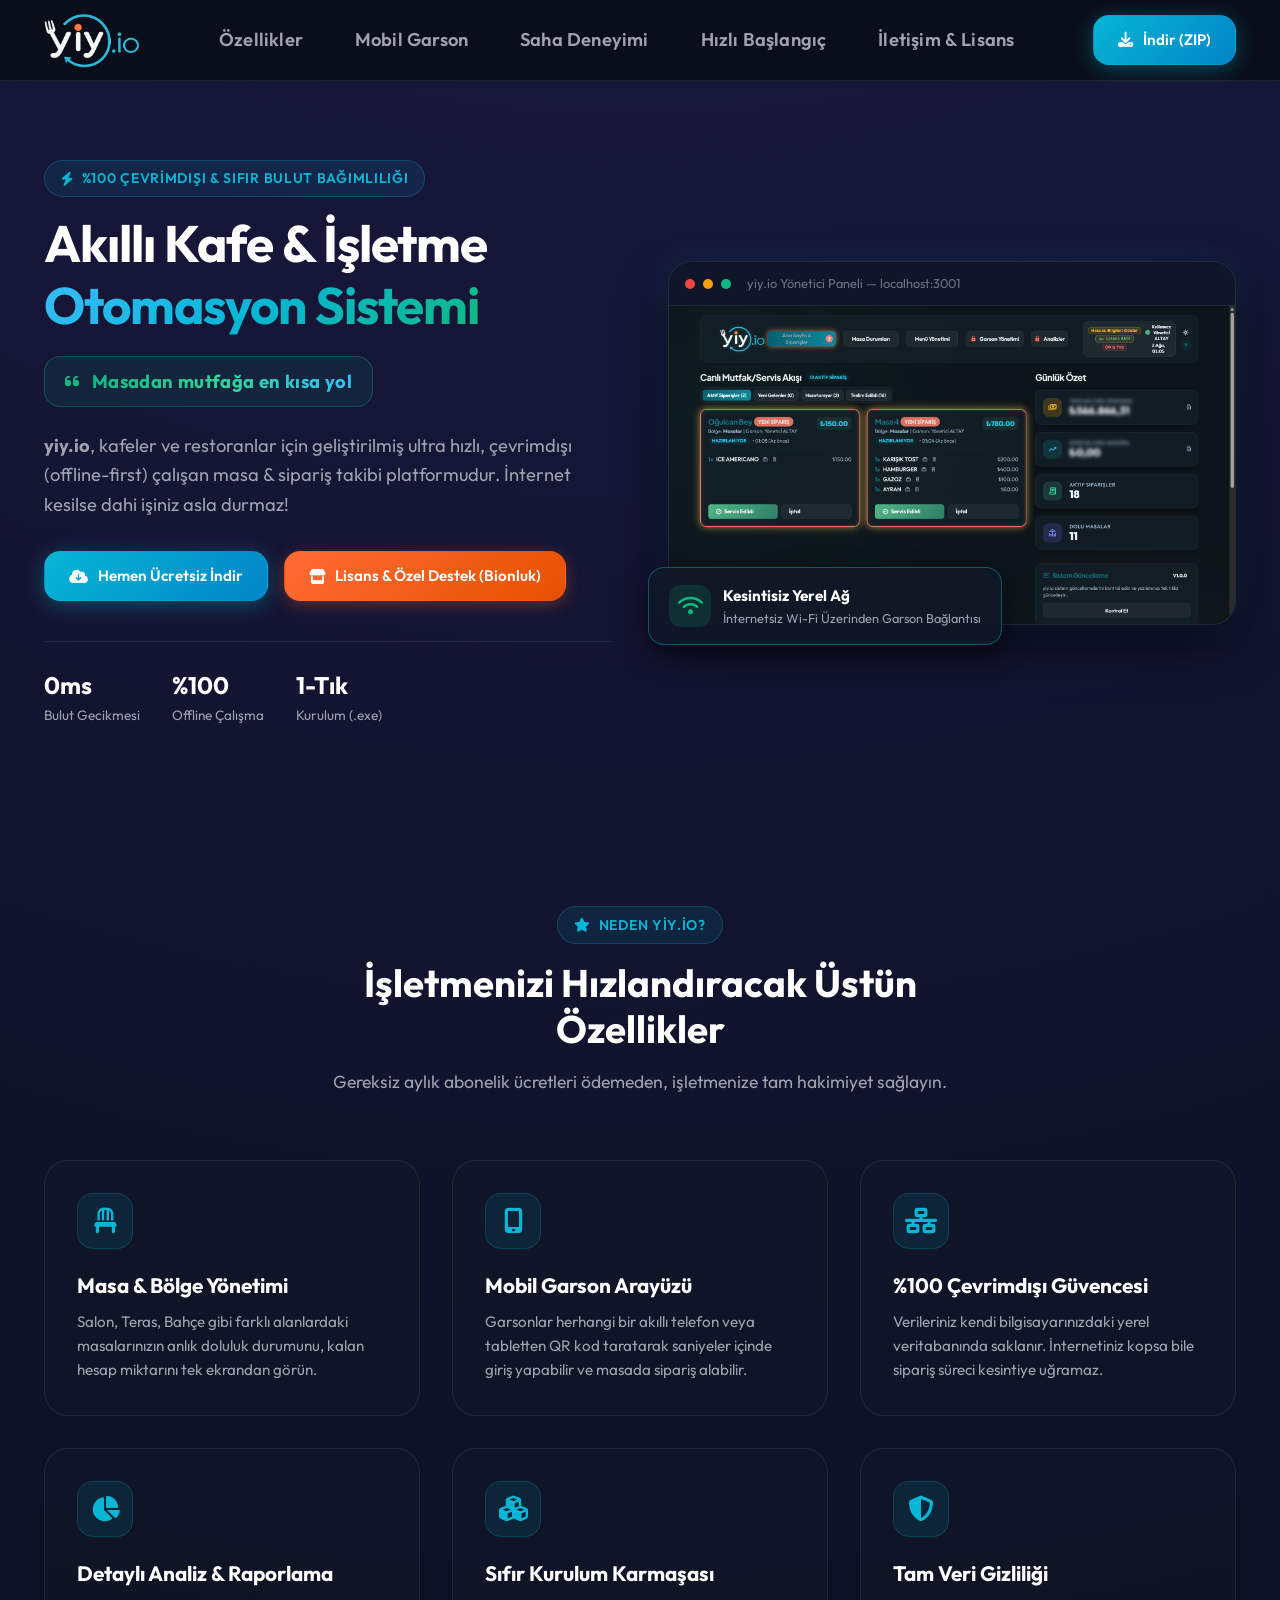
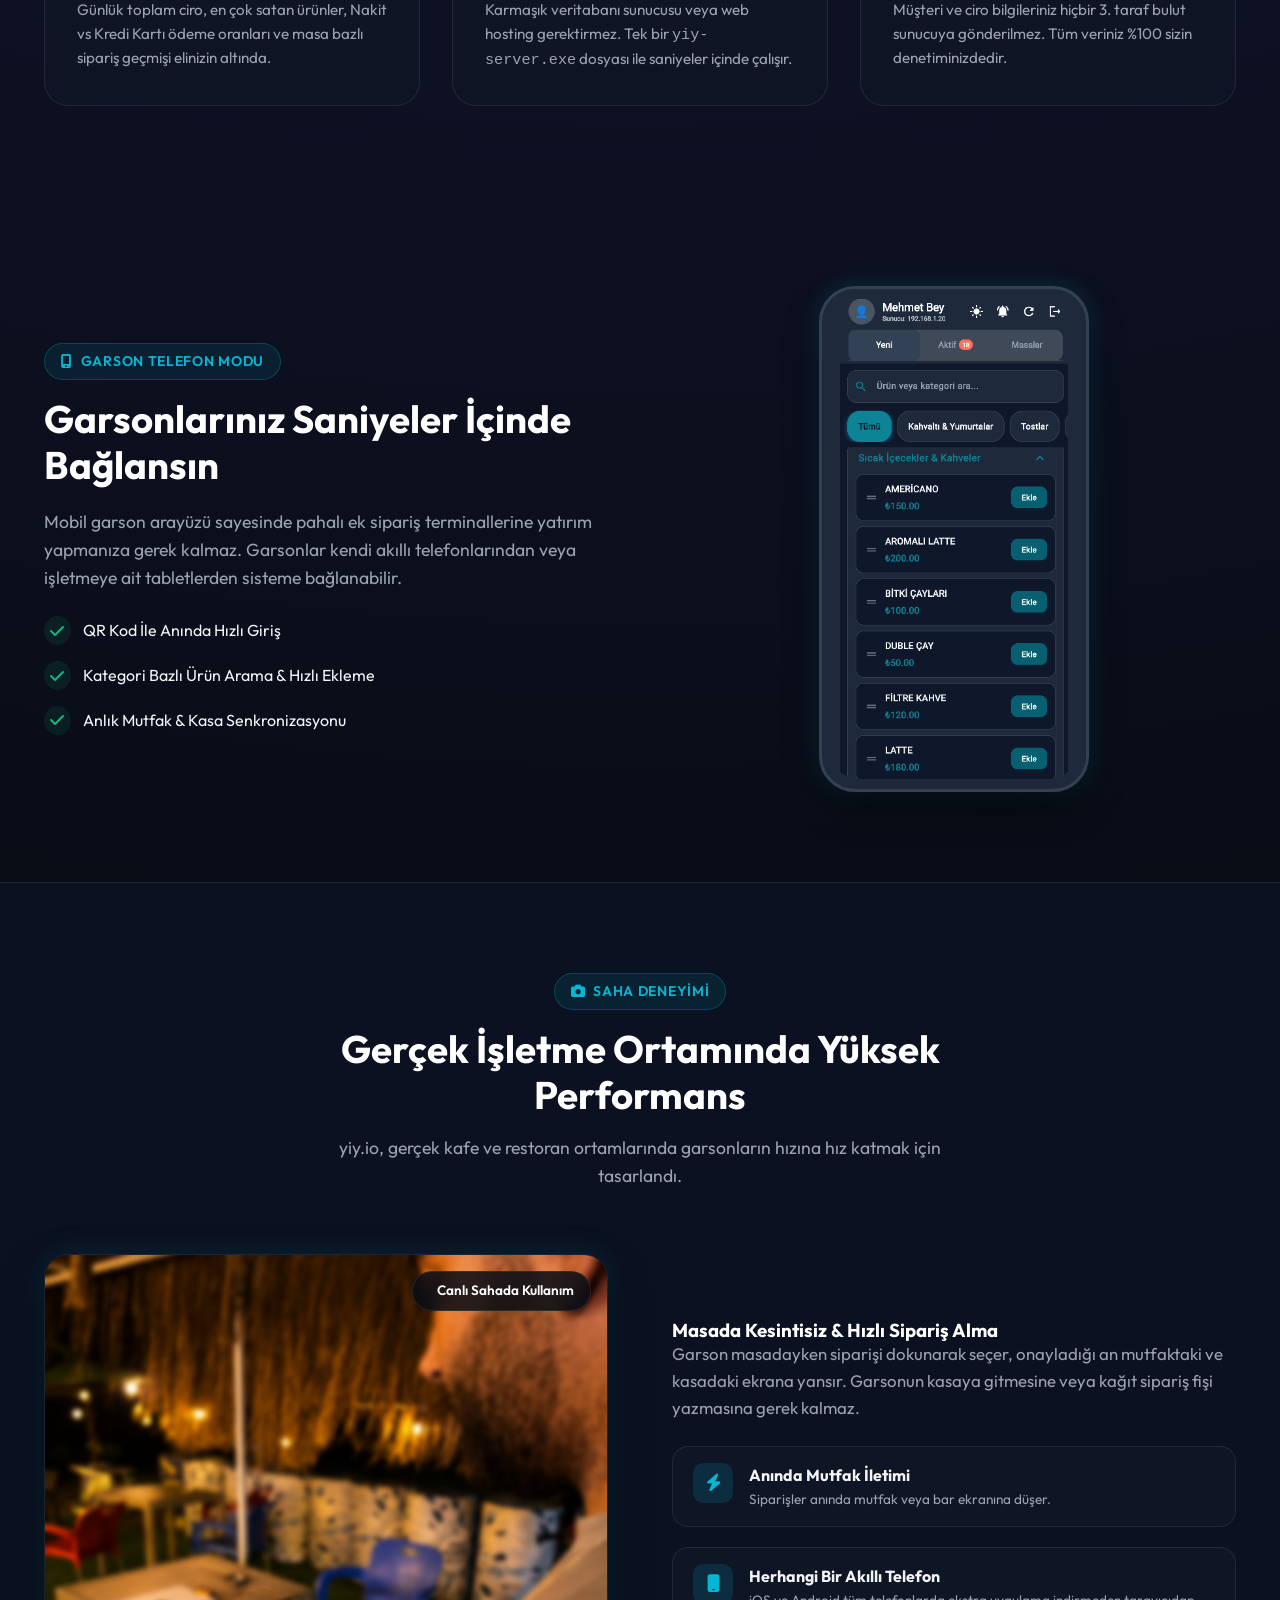
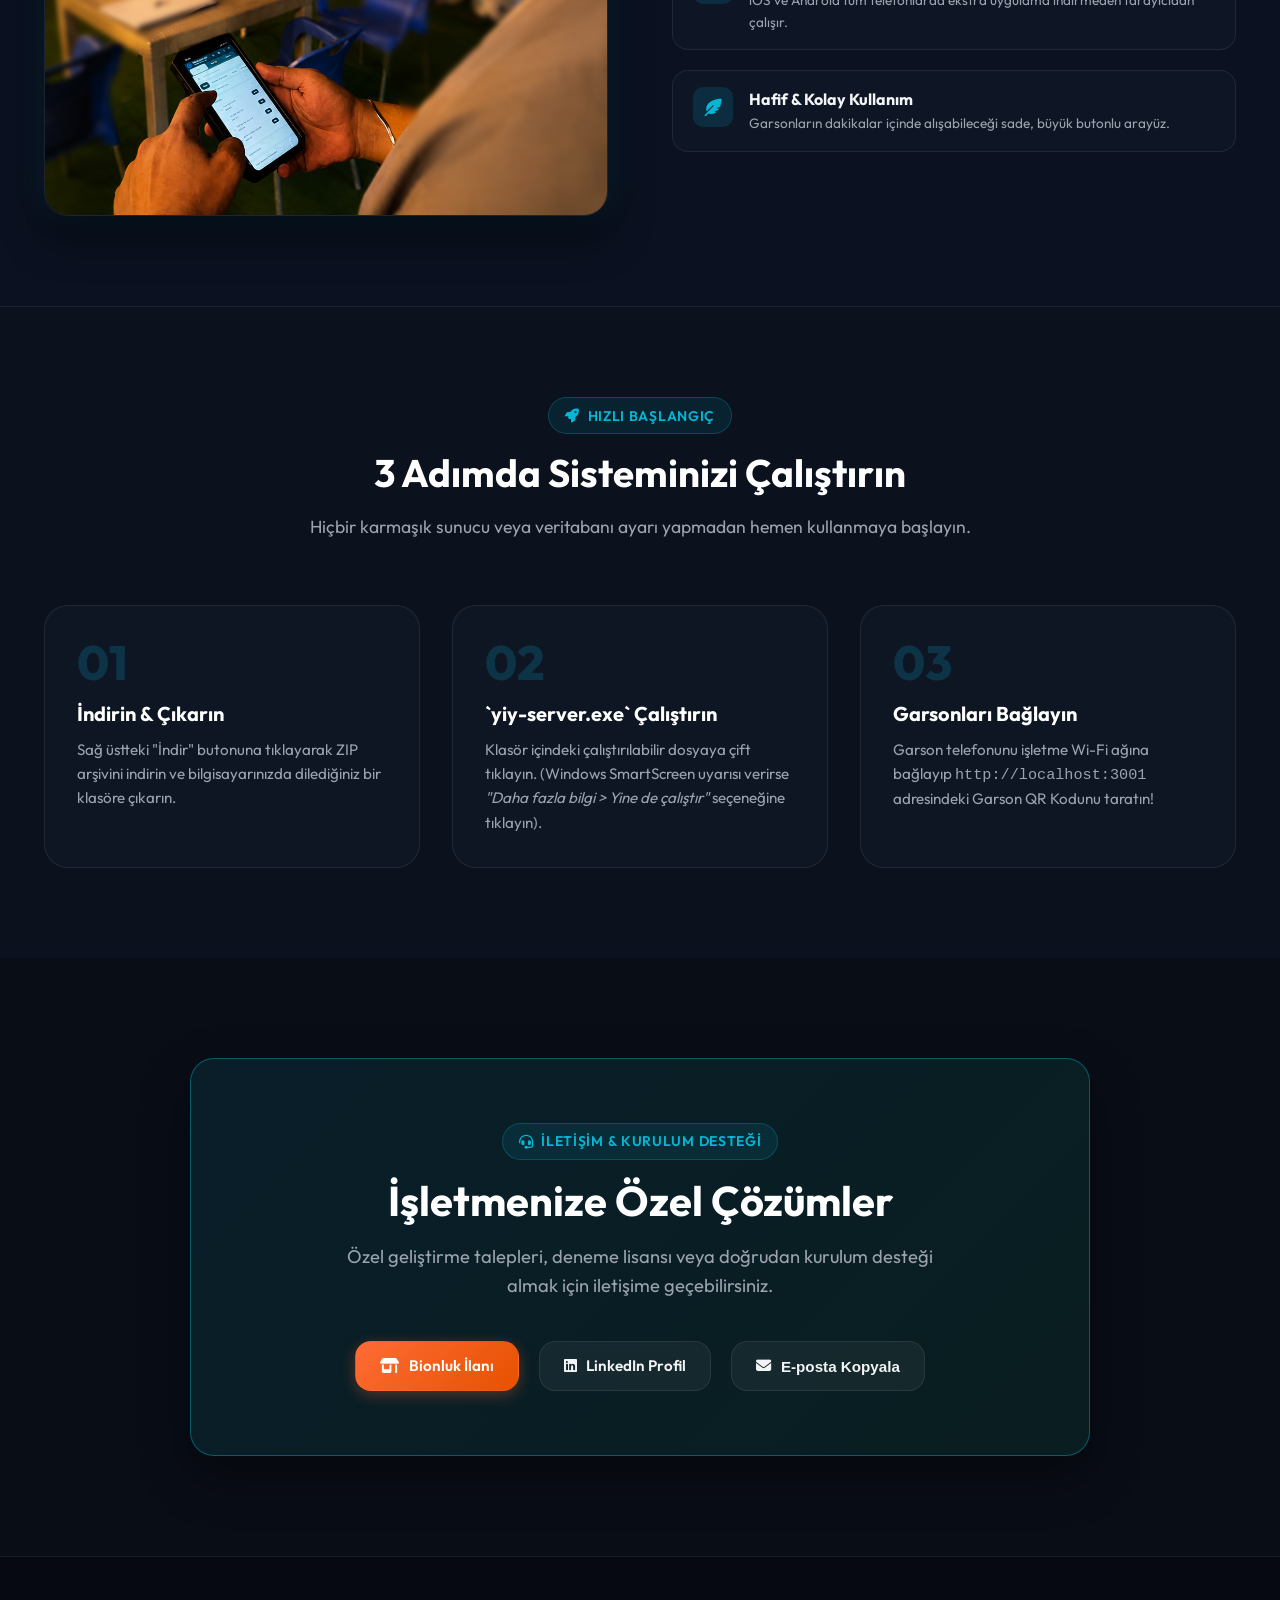
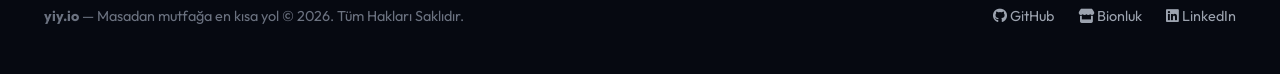
<file: index.html>
<!DOCTYPE html>
<html lang="tr">
<head>
  <meta charset="UTF-8">
  <meta name="viewport" content="width=device-width, initial-scale=1.0">
  <title>yiy.io — Masadan mutfağa en kısa yol</title>
  <meta name="description" content="yiy.io — Masadan mutfağa en kısa yol. Kafeler ve işletmeler için geliştirilmiş çevrimdışı (offline-first) çalışan, hızlı ve kullanımı kolay masa & sipariş otomasyon sistemidir.">
  <meta name="keywords" content="kafe otomasyonu, sipariş otomasyonu, pos yazılımı, garson sipariş uygulaması, offline pos, masa takibi, yiy.io">

  <!-- Favicon -->
  <link rel="icon" type="image/png" href="assets/images/logo_dark.png">

  <!-- Google Fonts Preconnect & Stylesheets -->
  <link rel="preconnect" href="https://fonts.googleapis.com">
  <link rel="preconnect" href="https://fonts.gstatic.com" crossorigin>
  <link href="https://fonts.googleapis.com/css2?family=Outfit:wght@300;400;500;600;700;800&family=Plus+Jakarta+Sans:wght@400;500;600;700&display=swap" rel="stylesheet">

  <!-- Open Graph / Social Media -->
  <meta property="og:title" content="yiy.io — Masadan mutfağa en kısa yol">
  <meta property="og:description" content="Çevrimdışı (offline-first) çalışan, hızlı ve modern kafe & işletme masa ve sipariş otomasyonu.">
  <meta property="og:type" content="website">
  <meta property="og:url" content="https://altayataman.github.io/yiy-io/">
  <meta property="og:image" content="https://altayataman.github.io/yiy-io/assets/images/admin_panel_screen.png">

  <!-- Twitter Card -->
  <meta name="twitter:card" content="summary_large_image">
  <meta name="twitter:title" content="yiy.io — Masadan mutfağa en kısa yol">
  <meta name="twitter:description" content="Çevrimdışı (offline-first) çalışan, hızlı ve modern kafe & işletme masa ve sipariş otomasyonu.">
  <meta name="twitter:image" content="https://altayataman.github.io/yiy-io/assets/images/admin_panel_screen.png">

  <!-- Stylesheet -->
  <link rel="stylesheet" href="styles.css">

  <!-- Font Awesome Icons -->
  <link rel="stylesheet" href="https://cdnjs.cloudflare.com/ajax/libs/font-awesome/6.4.0/css/all.min.css">
</head>
<body>

  <!-- Navbar Header -->
  <header class="navbar">
    <div class="container nav-container">
      <a href="#" class="brand-logo" aria-label="yiy.io Ana Sayfa">
        <img src="assets/images/logo_dark.png" alt="yiy.io logo" onerror="this.style.display='none'">
      </a>

      <!-- Mobile Hamburger Button -->
      <button class="hamburger-btn" id="hamburgerBtn" aria-label="Menüyü Aç">
        <i class="fa-solid fa-bars" aria-hidden="true"></i>
      </button>

      <nav aria-label="Ana Navigasyon">
        <ul class="nav-links" id="navLinks">
          <li><a href="#ozellikler">Özellikler</a></li>
          <li><a href="#mobil">Mobil Garson</a></li>
          <li><a href="#saha">Saha Deneyimi</a></li>
          <li><a href="#kurulum">Hızlı Başlangıç</a></li>
          <li><a href="#iletisim">İletişim & Lisans</a></li>
        </ul>
      </nav>

      <div class="nav-actions">
        <a href="https://github.com/AltayAtaman/yiy-io/archive/refs/heads/main.zip" class="btn btn-primary" id="nav-download-btn">
          <i class="fa-solid fa-download" aria-hidden="true"></i> İndir (ZIP)
        </a>
      </div>
    </div>
  </header>

  <!-- Hero Section -->
  <section class="hero">
    <div class="container hero-grid">
      <div class="hero-content">
        <div class="section-tag">
          <i class="fa-solid fa-bolt" aria-hidden="true"></i> %100 Çevrimdışı & Sıfır Bulut Bağımlılığı
        </div>
        <h1>Akıllı Kafe & İşletme <span class="gradient-text">Otomasyon Sistemi</span></h1>
        
        <div class="motto-box">
          <i class="fa-solid fa-quote-left motto-icon" aria-hidden="true"></i>
          <span class="motto-text">Masadan mutfağa en kısa yol</span>
        </div>

        <p class="hero-subtitle">
          <strong>yiy.io</strong>, kafeler ve restoranlar için geliştirilmiş ultra hızlı, çevrimdışı (offline-first) çalışan masa & sipariş takibi platformudur. İnternet kesilse dahi işiniz asla durmaz!
        </p>

        <div class="hero-ctas">
          <a href="https://github.com/AltayAtaman/yiy-io/archive/refs/heads/main.zip" class="btn btn-primary" id="hero-download-btn">
            <i class="fa-solid fa-cloud-arrow-down" aria-hidden="true"></i> Hemen Ücretsiz İndir
          </a>
          <a href="https://bionluk.com/i_altay/isletmenize-ozel-yonetim-paneli-gelistiririm-872901" target="_blank" rel="noopener" class="btn btn-bionluk" id="hero-bionluk-btn">
            <i class="fa-solid fa-store" aria-hidden="true"></i> Lisans & Özel Destek (Bionluk)
          </a>
        </div>

        <div class="hero-stats">
          <div class="stat-item">
            <span class="stat-number">0ms</span>
            <span class="stat-label">Bulut Gecikmesi</span>
          </div>
          <div class="stat-item">
            <span class="stat-number">%100</span>
            <span class="stat-label">Offline Çalışma</span>
          </div>
          <div class="stat-item">
            <span class="stat-number">1-Tık</span>
            <span class="stat-label">Kurulum (.exe)</span>
          </div>
        </div>
      </div>

      <div class="hero-visual">
        <div class="mockup-container">
          <div class="mockup-header">
            <div style="display: flex; align-items: center; gap: 0.5rem;">
              <div class="dot dot-red"></div>
              <div class="dot dot-yellow"></div>
              <div class="dot dot-green"></div>
              <span style="font-size: 0.8rem; color: var(--text-dim); margin-left: 0.5rem;">yiy.io Yönetici Paneli — localhost:3001</span>
            </div>
          </div>

          <div class="mockup-body">
            <img src="assets/images/admin_panel_screen.png" alt="yiy.io Yönetici Ekran Görünümü" class="mockup-img">
          </div>
        </div>

        <div class="floating-badge">
          <div class="badge-icon">
            <i class="fa-solid fa-wifi" aria-hidden="true"></i>
          </div>
          <div>
            <div style="font-weight: 700; color: #fff; font-size: 0.95rem;">Kesintisiz Yerel Ağ</div>
            <div style="font-size: 0.8rem; color: var(--text-muted);">İnternetsiz Wi-Fi Üzerinden Garson Bağlantısı</div>
          </div>
        </div>
      </div>
    </div>
  </section>

  <!-- Features Grid Section -->
  <section class="features-section" id="ozellikler">
    <div class="container">
      <div class="section-header">
        <div class="section-tag"><i class="fa-solid fa-star" aria-hidden="true"></i> Neden yiy.io?</div>
        <h2>İşletmenizi Hızlandıracak Üstün Özellikler</h2>
        <p>Gereksiz aylık abonelik ücretleri ödemeden, işletmenize tam hakimiyet sağlayın.</p>
      </div>

      <div class="features-grid">
        <div class="feature-card">
          <div class="feature-icon"><i class="fa-solid fa-chair" aria-hidden="true"></i></div>
          <h3>Masa & Bölge Yönetimi</h3>
          <p>Salon, Teras, Bahçe gibi farklı alanlardaki masalarınızın anlık doluluk durumunu, kalan hesap miktarını tek ekrandan görün.</p>
        </div>

        <div class="feature-card">
          <div class="feature-icon"><i class="fa-solid fa-mobile-screen-button" aria-hidden="true"></i></div>
          <h3>Mobil Garson Arayüzü</h3>
          <p>Garsonlar herhangi bir akıllı telefon veya tabletten QR kod taratarak saniyeler içinde giriş yapabilir ve masada sipariş alabilir.</p>
        </div>

        <div class="feature-card">
          <div class="feature-icon"><i class="fa-solid fa-network-wired" aria-hidden="true"></i></div>
          <h3>%100 Çevrimdışı Güvencesi</h3>
          <p>Verileriniz kendi bilgisayarınızdaki yerel veritabanında saklanır. İnternetiniz kopsa bile sipariş süreci kesintiye uğramaz.</p>
        </div>

        <div class="feature-card">
          <div class="feature-icon"><i class="fa-solid fa-chart-pie" aria-hidden="true"></i></div>
          <h3>Detaylı Analiz & Raporlama</h3>
          <p>Günlük toplam ciro, en çok satan ürünler, Nakit vs Kredi Kartı ödeme oranları ve masa bazlı sipariş geçmişi elinizin altında.</p>
        </div>

        <div class="feature-card">
          <div class="feature-icon"><i class="fa-solid fa-cubes" aria-hidden="true"></i></div>
          <h3>Sıfır Kurulum Karmaşası</h3>
          <p>Karmaşık veritabanı sunucusu veya web hosting gerektirmez. Tek bir <code>yiy-server.exe</code> dosyası ile saniyeler içinde çalışır.</p>
        </div>

        <div class="feature-card">
          <div class="feature-icon"><i class="fa-solid fa-shield-halved" aria-hidden="true"></i></div>
          <h3>Tam Veri Gizliliği</h3>
          <p>Müşteri ve ciro bilgileriniz hiçbir 3. taraf bulut sunucuya gönderilmez. Tüm veriniz %100 sizin denetiminizdedir.</p>
        </div>
      </div>
    </div>
  </section>

  <!-- Mobile Waiter Showcase -->
  <section class="mobile-showcase" id="mobil">
    <div class="container mobile-grid">
      <div>
        <div class="section-tag"><i class="fa-solid fa-mobile-screen" aria-hidden="true"></i> Garson Telefon Modu</div>
        <h2 style="font-size: 2.4rem; margin-bottom: 1.25rem;">Garsonlarınız Saniyeler İçinde Bağlansın</h2>
        <p style="color: var(--text-muted); font-size: 1.1rem; margin-bottom: 1.5rem;">
          Mobil garson arayüzü sayesinde pahalı ek sipariş terminallerine yatırım yapmanıza gerek kalmaz. Garsonlar kendi akıllı telefonlarından veya işletmeye ait tabletlerden sisteme bağlanabilir.
        </p>

        <ul style="list-style: none; display: flex; flex-direction: column; gap: 1rem; color: var(--text-main);">
          <li style="display: flex; align-items: center; gap: 0.75rem;">
            <i class="fa-solid fa-check" style="color: var(--secondary); background: rgba(16,185,129,0.1); padding: 0.4rem; border-radius: 50%;" aria-hidden="true"></i>
            <span>QR Kod İle Anında Hızlı Giriş</span>
          </li>
          <li style="display: flex; align-items: center; gap: 0.75rem;">
            <i class="fa-solid fa-check" style="color: var(--secondary); background: rgba(16,185,129,0.1); padding: 0.4rem; border-radius: 50%;" aria-hidden="true"></i>
            <span>Kategori Bazlı Ürün Arama & Hızlı Ekleme</span>
          </li>
          <li style="display: flex; align-items: center; gap: 0.75rem;">
            <i class="fa-solid fa-check" style="color: var(--secondary); background: rgba(16,185,129,0.1); padding: 0.4rem; border-radius: 50%;" aria-hidden="true"></i>
            <span>Anlık Mutfak & Kasa Senkronizasyonu</span>
          </li>
        </ul>
      </div>

      <div style="text-align: center;">
        <div class="phone-mockup-wrapper">
          <img src="assets/images/mobile_app_screen.png" alt="Mobil Garson Uygulaması Görünümü">
        </div>
      </div>
    </div>
  </section>

  <!-- Real Field Experience Showcase -->
  <section class="field-experience-section" id="saha">
    <div class="container">
      <div class="section-header">
        <div class="section-tag"><i class="fa-solid fa-camera" aria-hidden="true"></i> Saha Deneyimi</div>
        <h2>Gerçek İşletme Ortamında Yüksek Performans</h2>
        <p>yiy.io, gerçek kafe ve restoran ortamlarında garsonların hızına hız katmak için tasarlandı.</p>
      </div>

      <div class="field-grid">
        <div class="field-image-container">
          <img src="assets/images/waiter_using_app.png" alt="Sahada Garson Kullanımı" class="field-img">
          <div class="field-badge">
            <i class="fa-solid fa-badge-check" style="color: var(--secondary);" aria-hidden="true"></i> Canlı Sahada Kullanım
          </div>
        </div>

        <div class="field-content">
          <h3>Masada Kesintisiz & Hızlı Sipariş Alma</h3>
          <p style="color: var(--text-muted); font-size: 1.05rem; margin-bottom: 1.5rem;">
            Garson masadayken siparişi dokunarak seçer, onayladığı an mutfaktaki ve kasadaki ekrana yansır. Garsonun kasaya gitmesine veya kağıt sipariş fişi yazmasına gerek kalmaz.
          </p>

          <div class="field-feature-list">
            <div class="field-feature-item">
              <div class="field-icon"><i class="fa-solid fa-bolt" aria-hidden="true"></i></div>
              <div>
                <strong>Anında Mutfak İletimi</strong>
                <div style="font-size: 0.85rem; color: var(--text-muted);">Siparişler anında mutfak veya bar ekranına düşer.</div>
              </div>
            </div>

            <div class="field-feature-item">
              <div class="field-icon"><i class="fa-solid fa-mobile" aria-hidden="true"></i></div>
              <div>
                <strong>Herhangi Bir Akıllı Telefon</strong>
                <div style="font-size: 0.85rem; color: var(--text-muted);">iOS ve Android tüm telefonlarda ekstra uygulama indirmeden tarayıcıdan çalışır.</div>
              </div>
            </div>

            <div class="field-feature-item">
              <div class="field-icon"><i class="fa-solid fa-feather-pointed" aria-hidden="true"></i></div>
              <div>
                <strong>Hafif & Kolay Kullanım</strong>
                <div style="font-size: 0.85rem; color: var(--text-muted);">Garsonların dakikalar içinde alışabileceği sade, büyük butonlu arayüz.</div>
              </div>
            </div>
          </div>
        </div>
      </div>
    </div>
  </section>

  <!-- Quick Setup Guide Section -->
  <section class="setup-section" id="kurulum">
    <div class="container">
      <div class="section-header">
        <div class="section-tag"><i class="fa-solid fa-rocket" aria-hidden="true"></i> Hızlı Başlangıç</div>
        <h2>3 Adımda Sisteminizi Çalıştırın</h2>
        <p>Hiçbir karmaşık sunucu veya veritabanı ayarı yapmadan hemen kullanmaya başlayın.</p>
      </div>

      <div class="steps-grid">
        <div class="step-card">
          <div class="step-num">01</div>
          <h3>İndirin & Çıkarın</h3>
          <p>Sağ üstteki "İndir" butonuna tıklayarak ZIP arşivini indirin ve bilgisayarınızda dilediğiniz bir klasöre çıkarın.</p>
        </div>

        <div class="step-card">
          <div class="step-num">02</div>
          <h3>`yiy-server.exe` Çalıştırın</h3>
          <p>Klasör içindeki çalıştırılabilir dosyaya çift tıklayın. (Windows SmartScreen uyarısı verirse <em>"Daha fazla bilgi > Yine de çalıştır"</em> seçeneğine tıklayın).</p>
        </div>

        <div class="step-card">
          <div class="step-num">03</div>
          <h3>Garsonları Bağlayın</h3>
          <p>Garson telefonunu işletme Wi-Fi ağına bağlayıp <code>http://localhost:3001</code> adresindeki Garson QR Kodunu taratın!</p>
        </div>
      </div>
    </div>
  </section>

  <!-- Contact & Licensing Section -->
  <section class="cta-section" id="iletisim">
    <div class="container">
      <div class="cta-box">
        <div class="section-tag"><i class="fa-solid fa-headset" aria-hidden="true"></i> İletişim & Kurulum Desteği</div>
        <h2>İşletmenize Özel Çözümler</h2>
        <p>Özel geliştirme talepleri, deneme lisansı veya doğrudan kurulum desteği almak için iletişime geçebilirsiniz.</p>

        <div class="contact-links-grid">
          <a href="https://bionluk.com/i_altay/isletmenize-ozel-yonetim-paneli-gelistiririm-872901" target="_blank" rel="noopener" class="btn btn-bionluk">
            <i class="fa-solid fa-shop" aria-hidden="true"></i> Bionluk İlanı
          </a>
          <a href="https://www.linkedin.com/in/ismailaltayataman" target="_blank" rel="noopener" class="btn btn-secondary">
            <i class="fa-brands fa-linkedin" aria-hidden="true"></i> LinkedIn Profil
          </a>
          <button onclick="copyEmail('i.altay.ataman@gmail.com')" class="btn btn-secondary">
            <i class="fa-solid fa-envelope" aria-hidden="true"></i> E-posta Kopyala
          </button>
        </div>
      </div>
    </div>
  </section>

  <!-- Footer -->
  <footer>
    <div class="container footer-container">
      <div>
        <strong>yiy.io</strong> — Masadan mutfağa en kısa yol © 2026. Tüm Hakları Saklıdır.
      </div>

      <div class="social-links">
        <a href="https://github.com/AltayAtaman/yiy-io" target="_blank" rel="noopener"><i class="fa-brands fa-github" aria-hidden="true"></i> GitHub</a>
        <a href="https://bionluk.com/i_altay" target="_blank" rel="noopener"><i class="fa-solid fa-store" aria-hidden="true"></i> Bionluk</a>
        <a href="https://www.linkedin.com/in/ismailaltayataman" target="_blank" rel="noopener"><i class="fa-brands fa-linkedin" aria-hidden="true"></i> LinkedIn</a>
      </div>
    </div>
  </footer>

  <script src="app.js"></script>
</body>
</html>
</file>
<file: styles.css>
/* ==========================================================================
   yiy.io - Akıllı Kafe & İşletme Otomasyon Sistemi Landing Page Styles
   ========================================================================== */

:root {
  --bg-dark: #090d16;
  --bg-card: rgba(17, 24, 39, 0.7);
  --bg-card-hover: rgba(31, 41, 55, 0.85);
  --border-glass: rgba(255, 255, 255, 0.08);
  --border-glass-active: rgba(6, 182, 212, 0.4);
  
  --primary: #06b6d4;
  --primary-glow: rgba(6, 182, 212, 0.35);
  --secondary: #10b981;
  --secondary-glow: rgba(16, 185, 129, 0.35);
  --accent-purple: #8b5cf6;
  
  --text-main: #f3f4f6;
  --text-muted: #9ca3af;
  --text-dim: #6b7280;

  --radius-sm: 8px;
  --radius-md: 16px;
  --radius-lg: 24px;
  --radius-full: 9999px;

  --shadow-glow: 0 0 30px rgba(6, 182, 212, 0.15);
  --shadow-card: 0 10px 30px -10px rgba(0, 0, 0, 0.5);
  
  --transition: all 0.3s cubic-bezier(0.4, 0, 0.2, 1);
}

/* Reset & Base */
*, *::before, *::after {
  box-sizing: border-box;
  margin: 0;
  padding: 0;
}

html {
  scroll-behavior: smooth;
  font-family: 'Outfit', 'Plus Jakarta Sans', sans-serif;
  background-color: var(--bg-dark);
  color: var(--text-main);
  line-height: 1.6;
  overflow-x: hidden;
}

body {
  background: radial-gradient(circle at 50% -20%, #1e1b4b 0%, #090d16 60%);
  min-height: 100vh;
}

/* Container */
.container {
  max-width: 1240px;
  margin: 0 auto;
  padding: 0 1.5rem;
}

/* Typography Utilities */
h1, h2, h3, h4 {
  font-weight: 700;
  line-height: 1.2;
  color: #ffffff;
}

.gradient-text {
  background: linear-gradient(135deg, #38bdf8 0%, #06b6d4 50%, #10b981 100%);
  -webkit-background-clip: text;
  -webkit-text-fill-color: transparent;
}

.section-tag {
  display: inline-flex;
  align-items: center;
  gap: 0.5rem;
  padding: 0.4rem 1rem;
  background: rgba(6, 182, 212, 0.1);
  border: 1px solid rgba(6, 182, 212, 0.25);
  border-radius: var(--radius-full);
  color: var(--primary);
  font-size: 0.875rem;
  font-weight: 600;
  letter-spacing: 0.05em;
  text-transform: uppercase;
  margin-bottom: 1rem;
}

/* Motto Box */
.motto-box {
  display: inline-flex;
  align-items: center;
  gap: 0.75rem;
  background: rgba(16, 185, 129, 0.1);
  border: 1px solid rgba(16, 185, 129, 0.3);
  padding: 0.6rem 1.25rem;
  border-radius: var(--radius-md);
  margin-bottom: 1.5rem;
}

.motto-icon {
  color: var(--secondary);
  font-size: 1rem;
}

.motto-text {
  font-size: 1.15rem;
  font-weight: 700;
  color: #ffffff;
  letter-spacing: 0.02em;
  background: linear-gradient(90deg, #10b981, #34d399, #38bdf8);
  -webkit-background-clip: text;
  -webkit-text-fill-color: transparent;
}

/* Header & Navbar */
.navbar {
  position: fixed;
  top: 0;
  left: 0;
  width: 100%;
  z-index: 1000;
  backdrop-filter: blur(16px);
  -webkit-backdrop-filter: blur(16px);
  background: rgba(9, 13, 22, 0.85);
  border-bottom: 1px solid var(--border-glass);
  transition: var(--transition);
}

.nav-container {
  display: flex;
  align-items: center;
  justify-content: space-between;
  height: 80px;
  position: relative;
}

.brand-logo {
  display: flex;
  align-items: center;
  gap: 0.75rem;
  text-decoration: none;
  font-size: 1.5rem;
  font-weight: 800;
  color: #fff;
}

.brand-logo img {
  height: 56px;
  width: auto;
  object-fit: contain;
  transition: transform 0.3s ease;
}

.brand-logo img:hover {
  transform: scale(1.05);
}

.nav-links {
  display: flex;
  align-items: center;
  gap: 3.25rem;
  list-style: none;
}

.nav-links a {
  color: var(--text-muted);
  text-decoration: none;
  font-weight: 600;
  font-size: 1.15rem;
  letter-spacing: 0.01em;
  transition: var(--transition);
}

.nav-links a:hover {
  color: var(--primary);
  text-shadow: 0 0 12px var(--primary-glow);
}

.nav-actions {
  display: flex;
  align-items: center;
  gap: 1rem;
}

/* Hamburger Button (Mobile) */
.hamburger-btn {
  display: none;
  background: rgba(255, 255, 255, 0.05);
  border: 1px solid var(--border-glass);
  color: #ffffff;
  font-size: 1.3rem;
  padding: 0.6rem 0.9rem;
  border-radius: var(--radius-sm);
  cursor: pointer;
  transition: var(--transition);
}

.hamburger-btn:hover {
  background: rgba(255, 255, 255, 0.1);
  color: var(--primary);
}

/* Buttons */
.btn {
  display: inline-flex;
  align-items: center;
  justify-content: center;
  gap: 0.6rem;
  padding: 0.75rem 1.5rem;
  border-radius: var(--radius-md);
  font-weight: 600;
  font-size: 0.95rem;
  text-decoration: none;
  cursor: pointer;
  transition: var(--transition);
  border: 1px solid transparent;
}

.btn-primary {
  background: linear-gradient(135deg, #06b6d4 0%, #0284c7 100%);
  color: #ffffff;
  box-shadow: 0 4px 20px var(--primary-glow);
}

.btn-primary:hover {
  transform: translateY(-2px);
  box-shadow: 0 6px 25px rgba(6, 182, 212, 0.5);
}

.btn-secondary {
  background: rgba(255, 255, 255, 0.05);
  border: 1px solid var(--border-glass);
  color: var(--text-main);
  backdrop-filter: blur(10px);
}

.btn-secondary:hover {
  background: rgba(255, 255, 255, 0.1);
  border-color: rgba(255, 255, 255, 0.2);
  color: #fff;
  transform: translateY(-2px);
}

.btn-bionluk {
  background: linear-gradient(135deg, #ff6b35 0%, #e65100 100%);
  color: #fff;
  box-shadow: 0 4px 15px rgba(255, 107, 53, 0.3);
}

.btn-bionluk:hover {
  transform: translateY(-2px);
  box-shadow: 0 6px 20px rgba(255, 107, 53, 0.5);
}

/* Hero Section */
.hero {
  padding-top: 160px;
  padding-bottom: 90px;
  position: relative;
}

.hero-grid {
  display: grid;
  grid-template-columns: 1fr 1fr;
  gap: 3.5rem;
  align-items: center;
}

.hero-content h1 {
  font-size: 3.2rem;
  letter-spacing: -0.02em;
  margin-bottom: 1.25rem;
}

.hero-subtitle {
  font-size: 1.15rem;
  color: var(--text-muted);
  margin-bottom: 2rem;
  max-width: 540px;
}

.hero-ctas {
  display: flex;
  flex-wrap: wrap;
  gap: 1rem;
  margin-bottom: 2.5rem;
}

.hero-stats {
  display: flex;
  gap: 2rem;
  padding-top: 1.5rem;
  border-top: 1px solid var(--border-glass);
}

.stat-item {
  display: flex;
  flex-direction: column;
}

.stat-number {
  font-size: 1.5rem;
  font-weight: 700;
  color: #fff;
}

.stat-label {
  font-size: 0.85rem;
  color: var(--text-muted);
}

/* Hero Mockup Frame */
.hero-visual {
  position: relative;
}

.mockup-container {
  position: relative;
  border-radius: var(--radius-lg);
  overflow: hidden;
  border: 1px solid var(--border-glass);
  box-shadow: 0 20px 50px rgba(0, 0, 0, 0.6), var(--shadow-glow);
  background: var(--bg-card);
}

.mockup-header {
  height: 44px;
  background: rgba(15, 23, 42, 0.95);
  display: flex;
  align-items: center;
  justify-content: space-between;
  padding: 0 1rem;
  border-bottom: 1px solid var(--border-glass);
}

.dot {
  width: 10px;
  height: 10px;
  border-radius: 50%;
}
.dot-red { background: #ef4444; }
.dot-yellow { background: #f59e0b; }
.dot-green { background: #10b981; }

.mockup-body {
  position: relative;
  background: #0d1117;
  overflow: hidden;
}

.mockup-img {
  width: 100%;
  height: auto;
  display: block;
}

.floating-badge {
  position: absolute;
  bottom: -20px;
  left: -20px;
  background: rgba(17, 24, 39, 0.9);
  backdrop-filter: blur(16px);
  border: 1px solid var(--border-glass-active);
  padding: 1rem 1.25rem;
  border-radius: var(--radius-md);
  box-shadow: 0 10px 25px rgba(0,0,0,0.5);
  display: flex;
  align-items: center;
  gap: 0.75rem;
  z-index: 10;
}

.badge-icon {
  width: 42px;
  height: 42px;
  border-radius: 12px;
  background: rgba(16, 185, 129, 0.15);
  color: var(--secondary);
  display: flex;
  align-items: center;
  justify-content: center;
  font-size: 1.25rem;
}

/* Feature Grid */
.features-section {
  padding: 90px 0;
  position: relative;
}

.section-header {
  text-align: center;
  max-width: 680px;
  margin: 0 auto 4rem auto;
}

.section-header h2 {
  font-size: 2.4rem;
  margin-bottom: 1rem;
}

.section-header p {
  color: var(--text-muted);
  font-size: 1.1rem;
}

.features-grid {
  display: grid;
  grid-template-columns: repeat(auto-fit, minmax(320px, 1fr));
  gap: 2rem;
}

.feature-card {
  background: var(--bg-card);
  border: 1px solid var(--border-glass);
  border-radius: var(--radius-lg);
  padding: 2rem;
  transition: var(--transition);
  position: relative;
  overflow: hidden;
}

.feature-card::before {
  content: '';
  position: absolute;
  top: 0;
  left: 0;
  width: 100%;
  height: 2px;
  background: linear-gradient(90deg, transparent, var(--primary), transparent);
  opacity: 0;
  transition: var(--transition);
}

.feature-card:hover {
  transform: translateY(-6px);
  border-color: rgba(6, 182, 212, 0.3);
  background: var(--bg-card-hover);
  box-shadow: var(--shadow-card);
}

.feature-card:hover::before {
  opacity: 1;
}

.feature-icon {
  width: 56px;
  height: 56px;
  border-radius: var(--radius-md);
  background: rgba(6, 182, 212, 0.1);
  color: var(--primary);
  border: 1px solid rgba(6, 182, 212, 0.2);
  display: flex;
  align-items: center;
  justify-content: center;
  font-size: 1.6rem;
  margin-bottom: 1.5rem;
}

.feature-card h3 {
  font-size: 1.3rem;
  margin-bottom: 0.75rem;
}

.feature-card p {
  color: var(--text-muted);
  font-size: 0.95rem;
  line-height: 1.6;
}

/* Mobile Waiter Showcase Section */
.mobile-showcase {
  padding: 90px 0;
}

.mobile-grid {
  display: grid;
  grid-template-columns: 1fr 1fr;
  gap: 4rem;
  align-items: center;
}

.phone-mockup-wrapper {
  max-width: 270px;
  margin: 0 auto;
  border-radius: 36px;
  padding: 10px;
  background: #1e293b;
  border: 3px solid #334155;
  box-shadow: 0 20px 40px -10px rgba(0, 0, 0, 0.7), 0 0 25px rgba(6, 182, 212, 0.2);
  overflow: hidden;
}

.phone-mockup-wrapper img {
  width: 100%;
  max-height: 480px;
  object-fit: contain;
  border-radius: 26px;
  display: block;
}

/* Field Experience Section */
.field-experience-section {
  padding: 90px 0;
  background: rgba(15, 23, 42, 0.5);
  border-top: 1px solid var(--border-glass);
  border-bottom: 1px solid var(--border-glass);
}

.field-grid {
  display: grid;
  grid-template-columns: 1fr 1fr;
  gap: 4rem;
  align-items: center;
}

.field-image-container {
  position: relative;
  border-radius: var(--radius-lg);
  overflow: hidden;
  border: 1px solid var(--border-glass);
  box-shadow: 0 20px 40px rgba(0, 0, 0, 0.5), var(--shadow-glow);
  max-width: 680px;
  width: 100%;
  margin: 0 auto;
}

.field-img {
  width: 100%;
  height: auto;
  max-height: 560px;
  object-fit: cover;
  display: block;
  transition: transform 0.4s ease;
}

.field-image-container:hover .field-img {
  transform: scale(1.03);
}

.field-badge {
  position: absolute;
  top: 1rem;
  right: 1rem;
  background: rgba(9, 13, 22, 0.85);
  backdrop-filter: blur(12px);
  border: 1px solid var(--border-glass);
  padding: 0.5rem 1rem;
  border-radius: var(--radius-full);
  font-size: 0.85rem;
  font-weight: 600;
  color: #ffffff;
  display: flex;
  align-items: center;
  gap: 0.5rem;
}

.field-feature-list {
  display: flex;
  flex-direction: column;
  gap: 1.25rem;
  margin-top: 1.5rem;
}

.field-feature-item {
  display: flex;
  align-items: flex-start;
  gap: 1rem;
  background: var(--bg-card);
  padding: 1rem 1.25rem;
  border-radius: var(--radius-md);
  border: 1px solid var(--border-glass);
}

.field-icon {
  width: 40px;
  height: 40px;
  border-radius: 10px;
  background: rgba(6, 182, 212, 0.15);
  color: var(--primary);
  display: flex;
  align-items: center;
  justify-content: center;
  font-size: 1.1rem;
  flex-shrink: 0;
}

/* Setup Steps Section */
.setup-section {
  padding: 90px 0;
  background: rgba(15, 23, 42, 0.4);
}

.steps-grid {
  display: grid;
  grid-template-columns: repeat(auto-fit, minmax(280px, 1fr));
  gap: 2rem;
  margin-top: 3rem;
}

.step-card {
  background: var(--bg-card);
  border: 1px solid var(--border-glass);
  border-radius: var(--radius-lg);
  padding: 2rem;
  position: relative;
}

.step-num {
  font-size: 3rem;
  font-weight: 800;
  color: rgba(6, 182, 212, 0.2);
  line-height: 1;
  margin-bottom: 1rem;
}

.step-card h3 {
  font-size: 1.25rem;
  margin-bottom: 0.75rem;
}

.step-card p {
  color: var(--text-muted);
  font-size: 0.95rem;
}

/* Contact / License CTA Section */
.cta-section {
  padding: 100px 0;
  text-align: center;
  position: relative;
}

.cta-box {
  background: linear-gradient(135deg, rgba(6, 182, 212, 0.1) 0%, rgba(16, 185, 129, 0.1) 100%);
  border: 1px solid var(--border-glass-active);
  border-radius: var(--radius-lg);
  padding: 4rem 2rem;
  max-width: 900px;
  margin: 0 auto;
  box-shadow: 0 20px 50px rgba(0, 0, 0, 0.4);
}

.cta-box h2 {
  font-size: 2.6rem;
  margin-bottom: 1rem;
}

.cta-box p {
  color: var(--text-muted);
  font-size: 1.15rem;
  max-width: 600px;
  margin: 0 auto 2.5rem auto;
}

.contact-links-grid {
  display: flex;
  justify-content: center;
  flex-wrap: wrap;
  gap: 1.25rem;
}

/* Footer */
footer {
  padding: 3rem 0;
  border-top: 1px solid var(--border-glass);
  background: #060911;
  color: var(--text-dim);
  font-size: 0.9rem;
}

.footer-container {
  display: flex;
  justify-content: space-between;
  align-items: center;
  flex-wrap: wrap;
  gap: 1rem;
}

.social-links {
  display: flex;
  gap: 1.5rem;
}

.social-links a {
  color: var(--text-muted);
  text-decoration: none;
  transition: var(--transition);
}

.social-links a:hover {
  color: var(--primary);
}

/* Responsive Utilities & Mobile Menu */
@media (max-width: 992px) {
  .hero-grid, .mobile-grid, .field-grid {
    grid-template-columns: 1fr;
  }

  .hero-content h1 {
    font-size: 2.5rem;
  }

  .hamburger-btn {
    display: flex;
  }

  .nav-links {
    display: none;
    position: absolute;
    top: 80px;
    left: 0;
    width: 100%;
    background: rgba(9, 13, 22, 0.95);
    backdrop-filter: blur(20px);
    -webkit-backdrop-filter: blur(20px);
    border-bottom: 1px solid var(--border-glass-active);
    flex-direction: column;
    padding: 1.5rem 0;
    gap: 1.25rem;
    box-shadow: 0 15px 30px rgba(0,0,0,0.5);
  }

  .nav-links.open {
    display: flex;
  }

  .floating-badge {
    left: 0;
    bottom: -10px;
    padding: 0.75rem 1rem;
    font-size: 0.85rem;
  }
}
</file>
